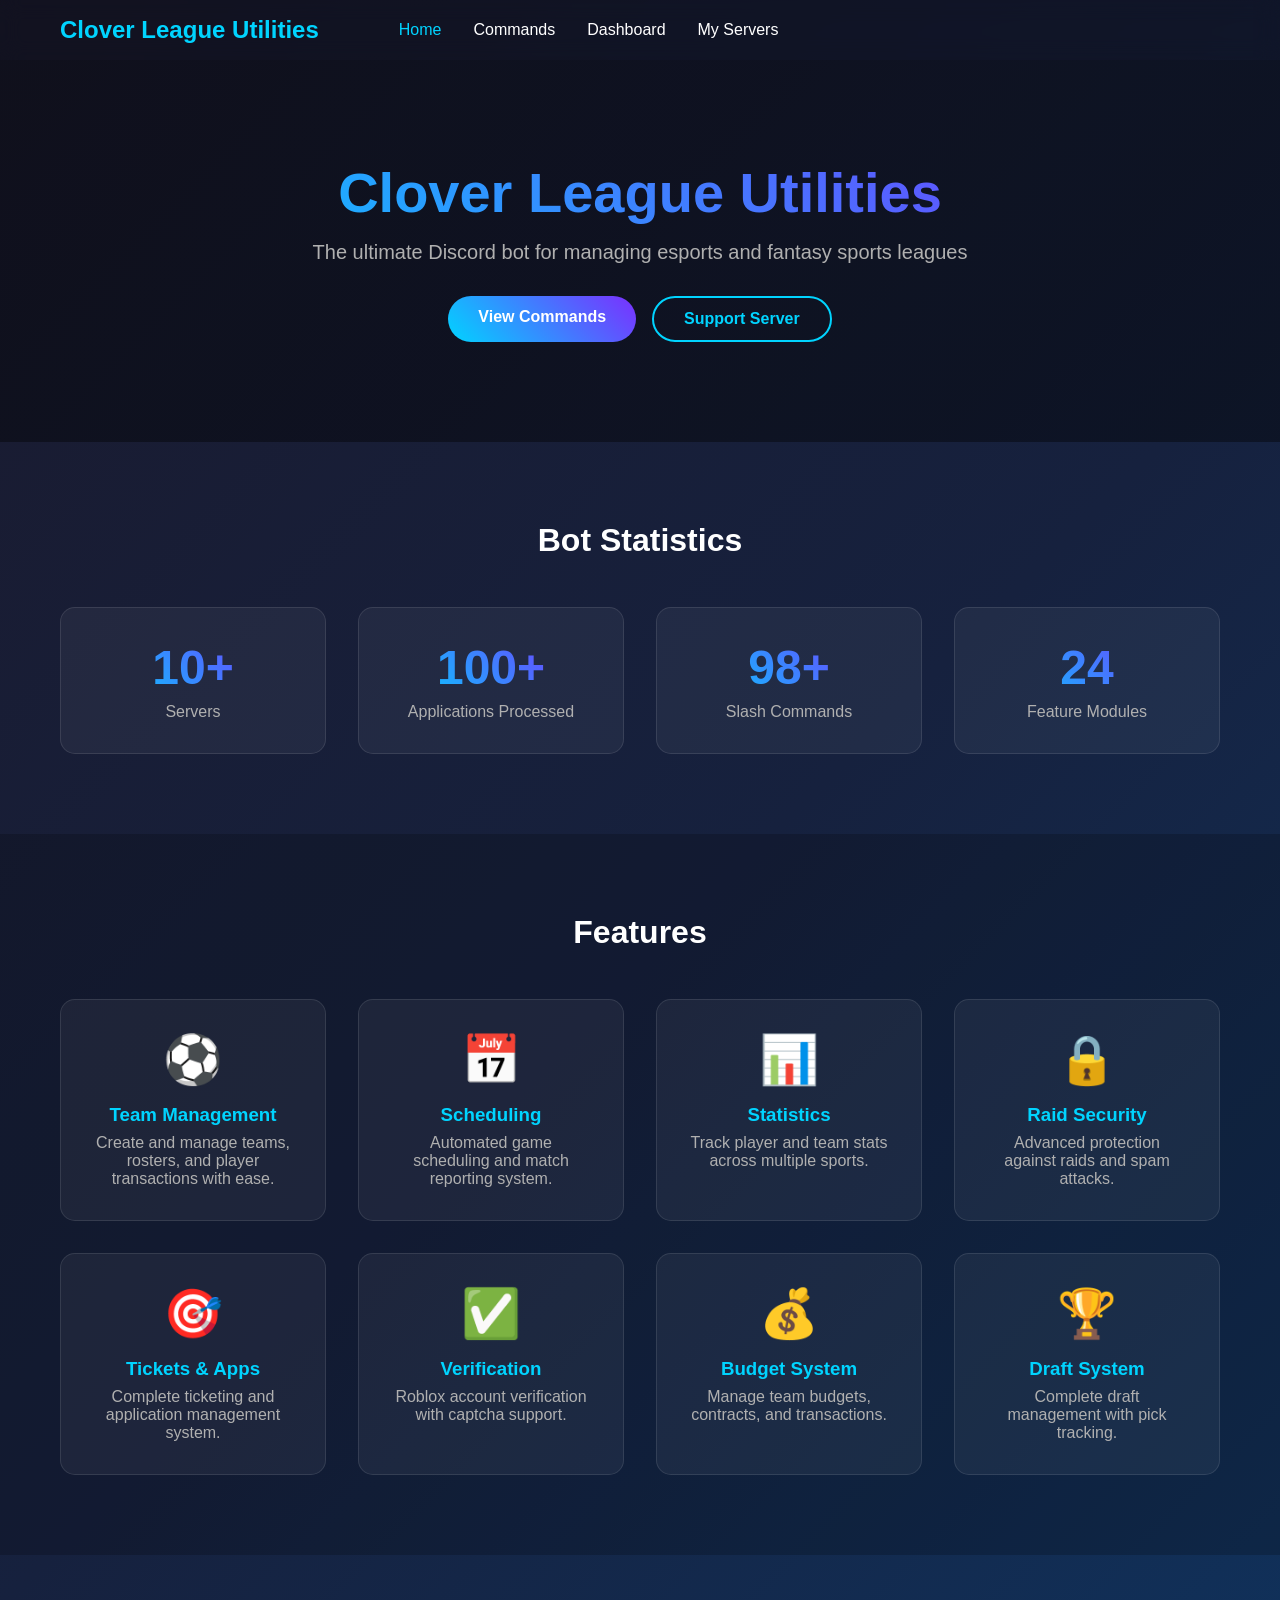
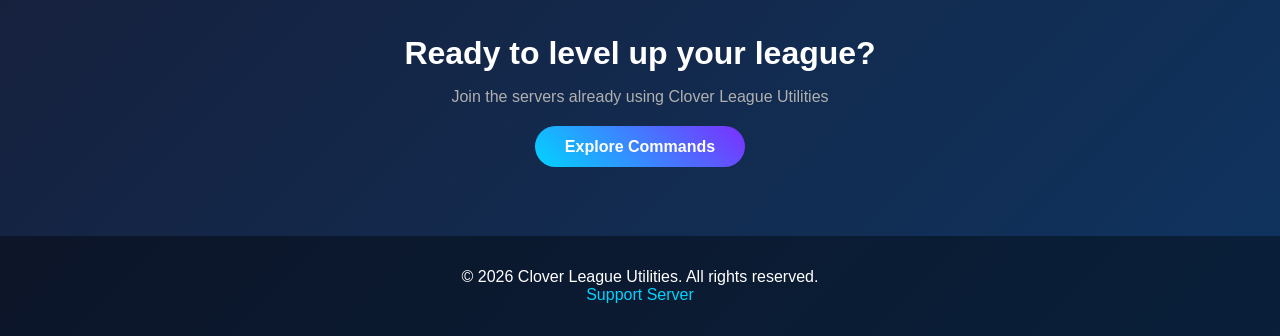
<file: index.html>
<!DOCTYPE html>
<html lang="en">
<head>
    <meta charset="UTF-8">
    <meta name="viewport" content="width=device-width, initial-scale=1.0">
    <title>Clover League Utilities</title>
    <link rel="stylesheet" href="static/css/style.css">
</head>
<body>
    <nav class="navbar">
        <div class="nav-container">
            <a href="index.html" class="nav-logo">Clover League Utilities</a>
            <div class="nav-links">
                <a href="index.html" class="active">Home</a>
                <a href="commands.html">Commands</a>
                <a href="dashboard.html">Dashboard</a>
                <a href="servers.html">My Servers</a>
            </div>
        </div>
    </nav>

    <header class="hero">
        <div class="hero-content">
            <h1>Clover League Utilities</h1>
            <p>The ultimate Discord bot for managing esports and fantasy sports leagues</p>
            <div class="hero-buttons">
                <a href="commands.html" class="btn btn-primary">View Commands</a>
                <a href="https://discord.gg/4p6hf8tY" class="btn btn-secondary" target="_blank">Support Server</a>
            </div>
        </div>
    </header>

    <section class="stats-section">
        <div class="container">
            <h2>Bot Statistics</h2>
            <div class="stats-grid">
                <div class="stat-card">
                    <div class="stat-number">10+</div>
                    <div class="stat-label">Servers</div>
                </div>
                <div class="stat-card">
                    <div class="stat-number">100+</div>
                    <div class="stat-label">Applications Processed</div>
                </div>
                <div class="stat-card">
                    <div class="stat-number">98+</div>
                    <div class="stat-label">Slash Commands</div>
                </div>
                <div class="stat-card">
                    <div class="stat-number">24</div>
                    <div class="stat-label">Feature Modules</div>
                </div>
            </div>
        </div>
    </section>

    <section class="features-section">
        <div class="container">
            <h2>Features</h2>
            <div class="features-grid">
                <div class="feature-card">
                    <div class="feature-icon">&#9917;</div>
                    <h3>Team Management</h3>
                    <p>Create and manage teams, rosters, and player transactions with ease.</p>
                </div>
                <div class="feature-card">
                    <div class="feature-icon">&#128197;</div>
                    <h3>Scheduling</h3>
                    <p>Automated game scheduling and match reporting system.</p>
                </div>
                <div class="feature-card">
                    <div class="feature-icon">&#128202;</div>
                    <h3>Statistics</h3>
                    <p>Track player and team stats across multiple sports.</p>
                </div>
                <div class="feature-card">
                    <div class="feature-icon">&#128274;</div>
                    <h3>Raid Security</h3>
                    <p>Advanced protection against raids and spam attacks.</p>
                </div>
                <div class="feature-card">
                    <div class="feature-icon">&#127919;</div>
                    <h3>Tickets & Apps</h3>
                    <p>Complete ticketing and application management system.</p>
                </div>
                <div class="feature-card">
                    <div class="feature-icon">&#9989;</div>
                    <h3>Verification</h3>
                    <p>Roblox account verification with captcha support.</p>
                </div>
                <div class="feature-card">
                    <div class="feature-icon">&#128176;</div>
                    <h3>Budget System</h3>
                    <p>Manage team budgets, contracts, and transactions.</p>
                </div>
                <div class="feature-card">
                    <div class="feature-icon">&#127942;</div>
                    <h3>Draft System</h3>
                    <p>Complete draft management with pick tracking.</p>
                </div>
            </div>
        </div>
    </section>

    <section class="cta-section">
        <div class="container">
            <h2>Ready to level up your league?</h2>
            <p>Join the servers already using Clover League Utilities</p>
            <a href="commands.html" class="btn btn-primary">Explore Commands</a>
        </div>
    </section>

    <footer class="footer">
        <div class="container">
            <p>&copy; 2026 Clover League Utilities. All rights reserved.</p>
            <p><a href="https://discord.gg/4p6hf8tY">Support Server</a></p>
        </div>
    </footer>
</body>
</html>
</file>
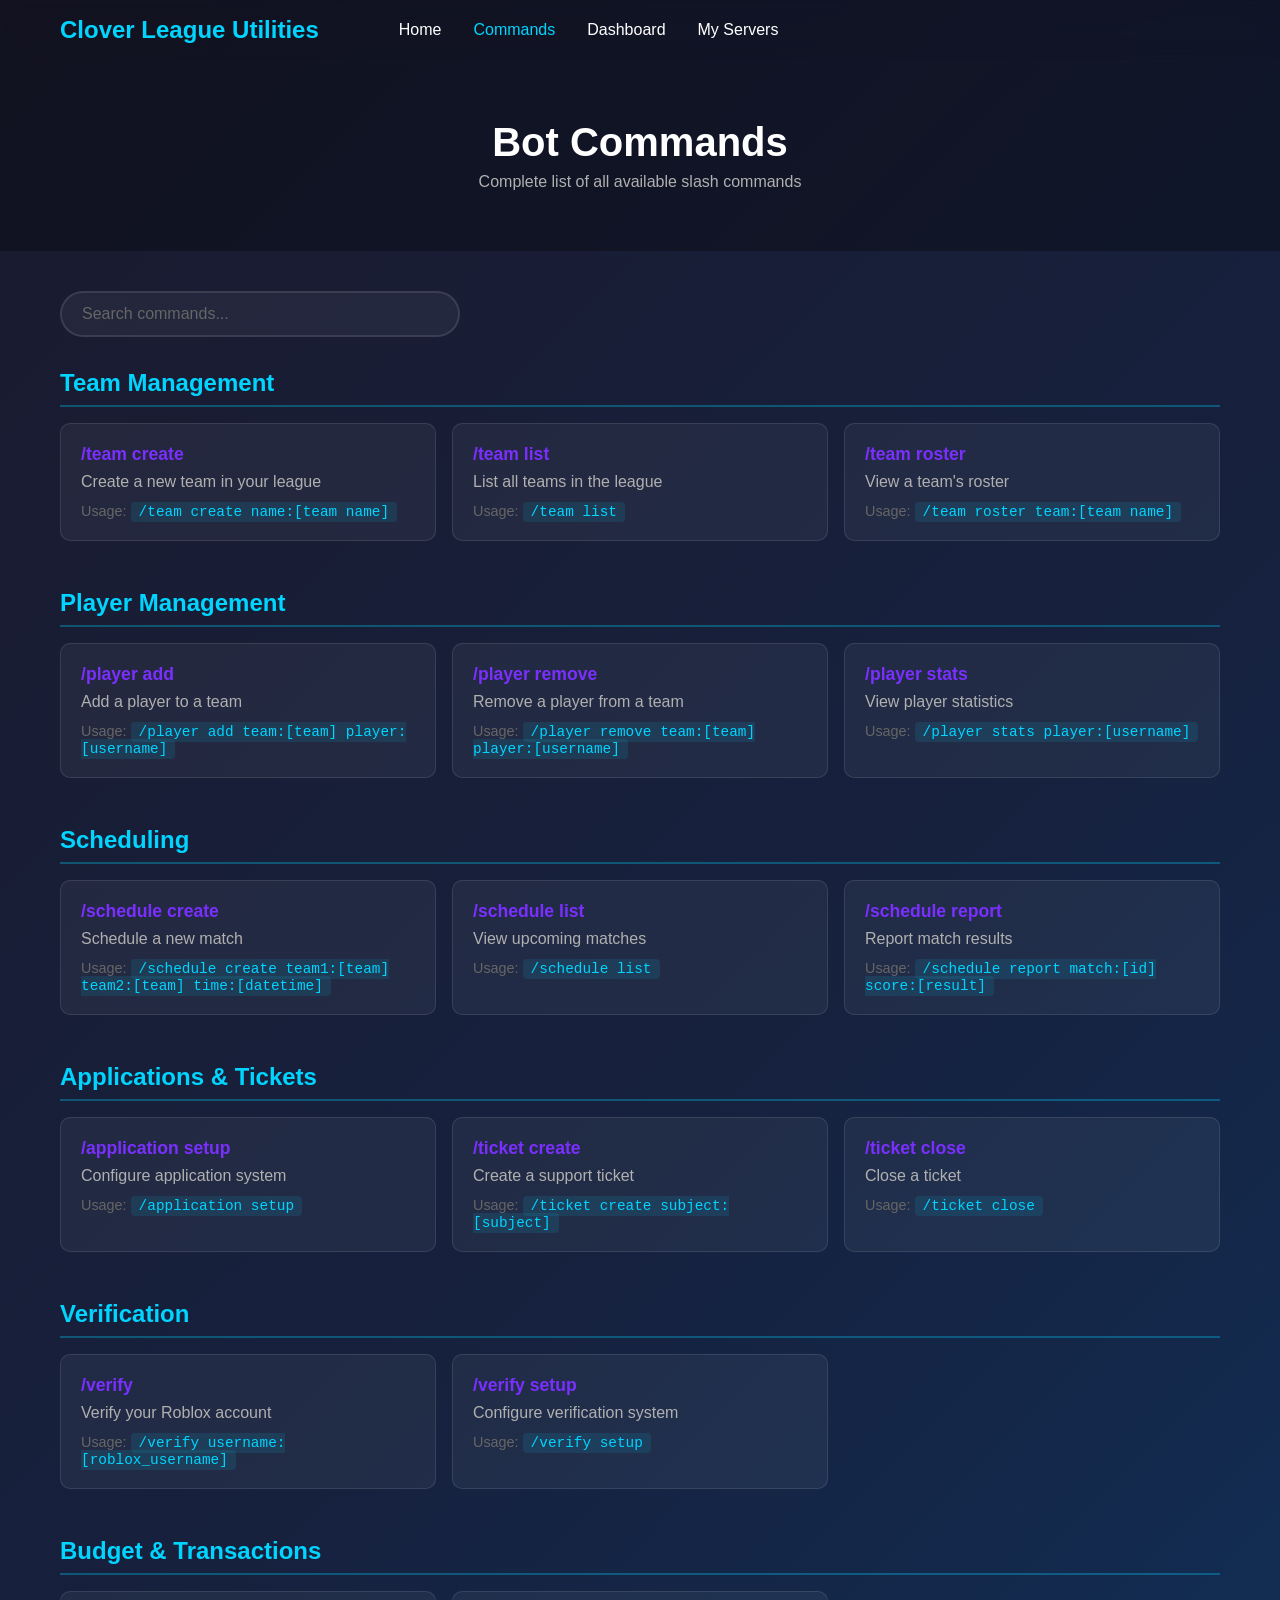
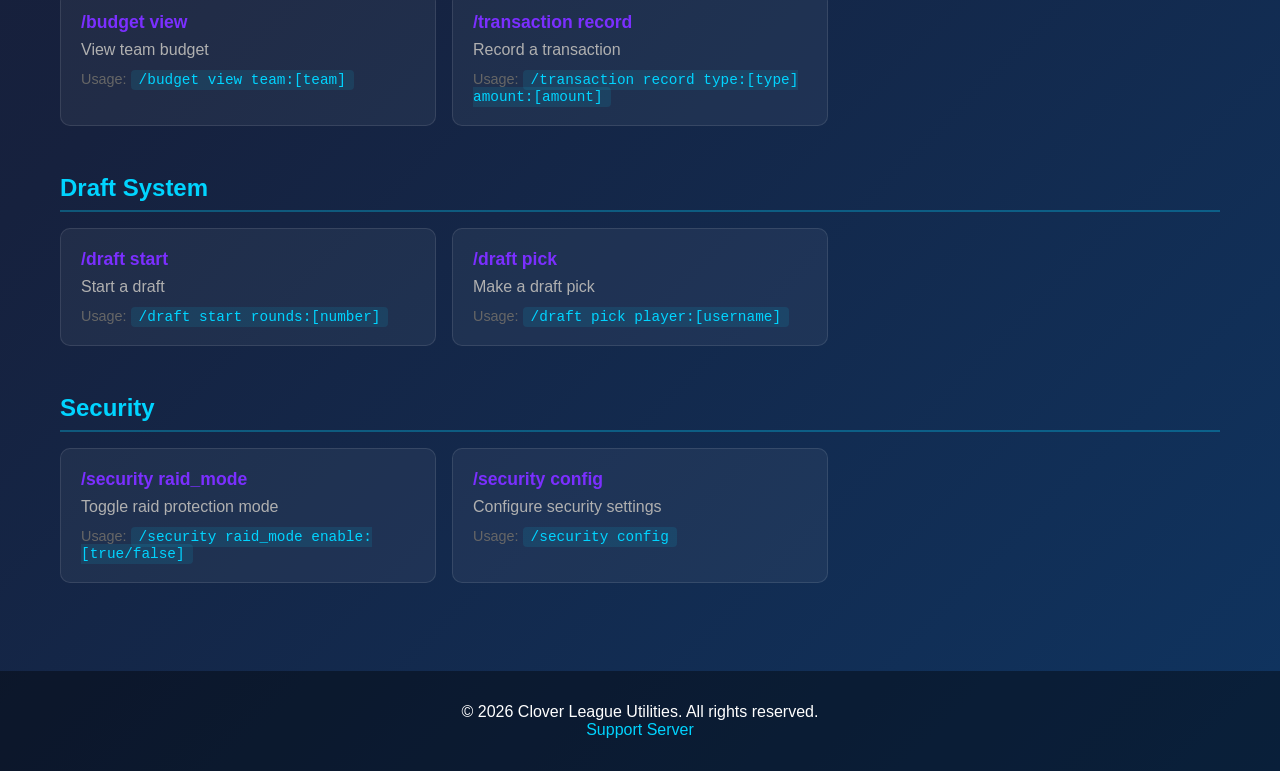
<file: commands.html>
<!DOCTYPE html>
<html lang="en">
<head>
    <meta charset="UTF-8">
    <meta name="viewport" content="width=device-width, initial-scale=1.0">
    <title>Commands - Clover League Utilities</title>
    <link rel="stylesheet" href="static/css/style.css">
</head>
<body>
    <nav class="navbar">
        <div class="nav-container">
            <a href="index.html" class="nav-logo">Clover League Utilities</a>
            <div class="nav-links">
                <a href="index.html">Home</a>
                <a href="commands.html" class="active">Commands</a>
                <a href="dashboard.html">Dashboard</a>
                <a href="servers.html">My Servers</a>
            </div>
        </div>
    </nav>

    <header class="page-header">
        <div class="container">
            <h1>Bot Commands</h1>
            <p>Complete list of all available slash commands</p>
        </div>
    </header>

    <section class="commands-section">
        <div class="container">
            <div class="search-box">
                <input type="text" id="commandSearch" placeholder="Search commands..." onkeyup="filterCommands()">
            </div>

            <div class="commands-container">
                <div class="command-category">
                    <h2 class="category-title">Team Management</h2>
                    <div class="command-list">
                        <div class="command-card">
                            <div class="command-name">/team create</div>
                            <div class="command-description">Create a new team in your league</div>
                            <div class="command-usage">
                                <span class="usage-label">Usage:</span>
                                <code>/team create name:[team name]</code>
                            </div>
                        </div>
                        <div class="command-card">
                            <div class="command-name">/team list</div>
                            <div class="command-description">List all teams in the league</div>
                            <div class="command-usage">
                                <span class="usage-label">Usage:</span>
                                <code>/team list</code>
                            </div>
                        </div>
                        <div class="command-card">
                            <div class="command-name">/team roster</div>
                            <div class="command-description">View a team's roster</div>
                            <div class="command-usage">
                                <span class="usage-label">Usage:</span>
                                <code>/team roster team:[team name]</code>
                            </div>
                        </div>
                    </div>
                </div>

                <div class="command-category">
                    <h2 class="category-title">Player Management</h2>
                    <div class="command-list">
                        <div class="command-card">
                            <div class="command-name">/player add</div>
                            <div class="command-description">Add a player to a team</div>
                            <div class="command-usage">
                                <span class="usage-label">Usage:</span>
                                <code>/player add team:[team] player:[username]</code>
                            </div>
                        </div>
                        <div class="command-card">
                            <div class="command-name">/player remove</div>
                            <div class="command-description">Remove a player from a team</div>
                            <div class="command-usage">
                                <span class="usage-label">Usage:</span>
                                <code>/player remove team:[team] player:[username]</code>
                            </div>
                        </div>
                        <div class="command-card">
                            <div class="command-name">/player stats</div>
                            <div class="command-description">View player statistics</div>
                            <div class="command-usage">
                                <span class="usage-label">Usage:</span>
                                <code>/player stats player:[username]</code>
                            </div>
                        </div>
                    </div>
                </div>

                <div class="command-category">
                    <h2 class="category-title">Scheduling</h2>
                    <div class="command-list">
                        <div class="command-card">
                            <div class="command-name">/schedule create</div>
                            <div class="command-description">Schedule a new match</div>
                            <div class="command-usage">
                                <span class="usage-label">Usage:</span>
                                <code>/schedule create team1:[team] team2:[team] time:[datetime]</code>
                            </div>
                        </div>
                        <div class="command-card">
                            <div class="command-name">/schedule list</div>
                            <div class="command-description">View upcoming matches</div>
                            <div class="command-usage">
                                <span class="usage-label">Usage:</span>
                                <code>/schedule list</code>
                            </div>
                        </div>
                        <div class="command-card">
                            <div class="command-name">/schedule report</div>
                            <div class="command-description">Report match results</div>
                            <div class="command-usage">
                                <span class="usage-label">Usage:</span>
                                <code>/schedule report match:[id] score:[result]</code>
                            </div>
                        </div>
                    </div>
                </div>

                <div class="command-category">
                    <h2 class="category-title">Applications & Tickets</h2>
                    <div class="command-list">
                        <div class="command-card">
                            <div class="command-name">/application setup</div>
                            <div class="command-description">Configure application system</div>
                            <div class="command-usage">
                                <span class="usage-label">Usage:</span>
                                <code>/application setup</code>
                            </div>
                        </div>
                        <div class="command-card">
                            <div class="command-name">/ticket create</div>
                            <div class="command-description">Create a support ticket</div>
                            <div class="command-usage">
                                <span class="usage-label">Usage:</span>
                                <code>/ticket create subject:[subject]</code>
                            </div>
                        </div>
                        <div class="command-card">
                            <div class="command-name">/ticket close</div>
                            <div class="command-description">Close a ticket</div>
                            <div class="command-usage">
                                <span class="usage-label">Usage:</span>
                                <code>/ticket close</code>
                            </div>
                        </div>
                    </div>
                </div>

                <div class="command-category">
                    <h2 class="category-title">Verification</h2>
                    <div class="command-list">
                        <div class="command-card">
                            <div class="command-name">/verify</div>
                            <div class="command-description">Verify your Roblox account</div>
                            <div class="command-usage">
                                <span class="usage-label">Usage:</span>
                                <code>/verify username:[roblox_username]</code>
                            </div>
                        </div>
                        <div class="command-card">
                            <div class="command-name">/verify setup</div>
                            <div class="command-description">Configure verification system</div>
                            <div class="command-usage">
                                <span class="usage-label">Usage:</span>
                                <code>/verify setup</code>
                            </div>
                        </div>
                    </div>
                </div>

                <div class="command-category">
                    <h2 class="category-title">Budget & Transactions</h2>
                    <div class="command-list">
                        <div class="command-card">
                            <div class="command-name">/budget view</div>
                            <div class="command-description">View team budget</div>
                            <div class="command-usage">
                                <span class="usage-label">Usage:</span>
                                <code>/budget view team:[team]</code>
                            </div>
                        </div>
                        <div class="command-card">
                            <div class="command-name">/transaction record</div>
                            <div class="command-description">Record a transaction</div>
                            <div class="command-usage">
                                <span class="usage-label">Usage:</span>
                                <code>/transaction record type:[type] amount:[amount]</code>
                            </div>
                        </div>
                    </div>
                </div>

                <div class="command-category">
                    <h2 class="category-title">Draft System</h2>
                    <div class="command-list">
                        <div class="command-card">
                            <div class="command-name">/draft start</div>
                            <div class="command-description">Start a draft</div>
                            <div class="command-usage">
                                <span class="usage-label">Usage:</span>
                                <code>/draft start rounds:[number]</code>
                            </div>
                        </div>
                        <div class="command-card">
                            <div class="command-name">/draft pick</div>
                            <div class="command-description">Make a draft pick</div>
                            <div class="command-usage">
                                <span class="usage-label">Usage:</span>
                                <code>/draft pick player:[username]</code>
                            </div>
                        </div>
                    </div>
                </div>

                <div class="command-category">
                    <h2 class="category-title">Security</h2>
                    <div class="command-list">
                        <div class="command-card">
                            <div class="command-name">/security raid_mode</div>
                            <div class="command-description">Toggle raid protection mode</div>
                            <div class="command-usage">
                                <span class="usage-label">Usage:</span>
                                <code>/security raid_mode enable:[true/false]</code>
                            </div>
                        </div>
                        <div class="command-card">
                            <div class="command-name">/security config</div>
                            <div class="command-description">Configure security settings</div>
                            <div class="command-usage">
                                <span class="usage-label">Usage:</span>
                                <code>/security config</code>
                            </div>
                        </div>
                    </div>
                </div>
            </div>
        </div>
    </section>

    <footer class="footer">
        <div class="container">
            <p>&copy; 2026 Clover League Utilities. All rights reserved.</p>
            <p><a href="https://discord.gg/4p6hf8tY">Support Server</a></p>
        </div>
    </footer>

    <script>
        function filterCommands() {
            const searchTerm = document.getElementById('commandSearch').value.toLowerCase();
            const commandCards = document.querySelectorAll('.command-card');
            const categories = document.querySelectorAll('.command-category');

            commandCards.forEach(card => {
                const name = card.querySelector('.command-name').textContent.toLowerCase();
                const description = card.querySelector('.command-description').textContent.toLowerCase();

                if (name.includes(searchTerm) || description.includes(searchTerm)) {
                    card.style.display = 'block';
                } else {
                    card.style.display = 'none';
                }
            });

            categories.forEach(category => {
                const visibleCards = category.querySelectorAll('.command-card[style="display: block"], .command-card:not([style*="display"])');
                let hasVisible = false;
                category.querySelectorAll('.command-card').forEach(card => {
                    if (card.style.display !== 'none') hasVisible = true;
                });
                category.style.display = hasVisible ? 'block' : 'none';
            });
        }
    </script>
</body>
</html>
</file>
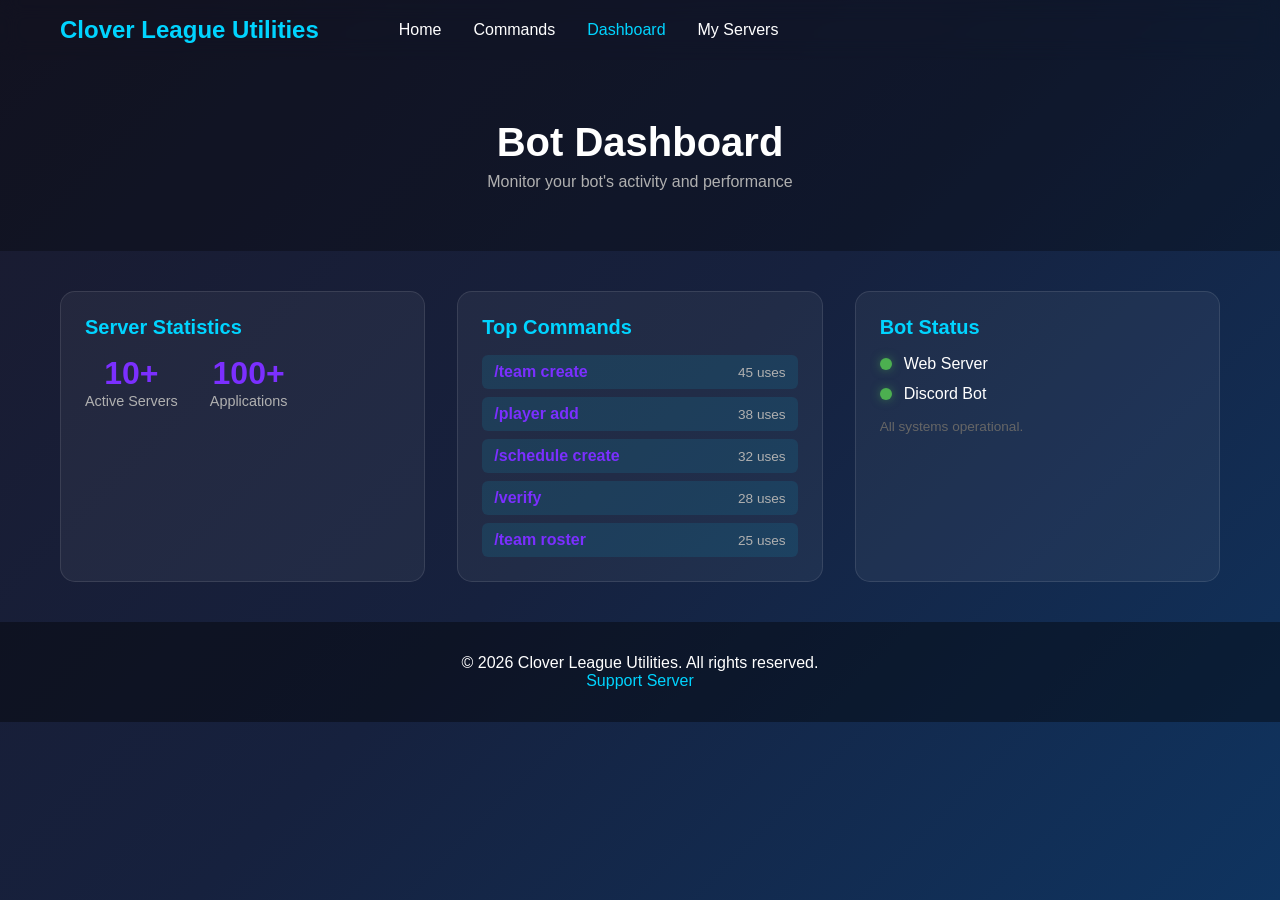
<file: dashboard.html>
<!DOCTYPE html>
<html lang="en">
<head>
    <meta charset="UTF-8">
    <meta name="viewport" content="width=device-width, initial-scale=1.0">
    <title>Dashboard - Clover League Utilities</title>
    <link rel="stylesheet" href="static/css/style.css">
</head>
<body>
    <nav class="navbar">
        <div class="nav-container">
            <a href="index.html" class="nav-logo">Clover League Utilities</a>
            <div class="nav-links">
                <a href="index.html">Home</a>
                <a href="commands.html">Commands</a>
                <a href="dashboard.html" class="active">Dashboard</a>
                <a href="servers.html">My Servers</a>
            </div>
        </div>
    </nav>

    <header class="page-header">
        <div class="container">
            <h1>Bot Dashboard</h1>
            <p>Monitor your bot's activity and performance</p>
        </div>
    </header>

    <section class="dashboard-section">
        <div class="container">
            <div class="dashboard-grid">
                <div class="dashboard-card">
                    <h3>Server Statistics</h3>
                    <div class="dashboard-stats">
                        <div class="dashboard-stat">
                            <span class="stat-value">10+</span>
                            <span class="stat-name">Active Servers</span>
                        </div>
                        <div class="dashboard-stat">
                            <span class="stat-value">100+</span>
                            <span class="stat-name">Applications</span>
                        </div>
                    </div>
                </div>

                <div class="dashboard-card">
                    <h3>Top Commands</h3>
                    <div class="top-commands-list">
                        <div class="top-command-item">
                            <span class="cmd-name">/team create</span>
                            <span class="cmd-count">45 uses</span>
                        </div>
                        <div class="top-command-item">
                            <span class="cmd-name">/player add</span>
                            <span class="cmd-count">38 uses</span>
                        </div>
                        <div class="top-command-item">
                            <span class="cmd-name">/schedule create</span>
                            <span class="cmd-count">32 uses</span>
                        </div>
                        <div class="top-command-item">
                            <span class="cmd-name">/verify</span>
                            <span class="cmd-count">28 uses</span>
                        </div>
                        <div class="top-command-item">
                            <span class="cmd-name">/team roster</span>
                            <span class="cmd-count">25 uses</span>
                        </div>
                    </div>
                </div>

                <div class="dashboard-card">
                    <h3>Bot Status</h3>
                    <div class="status-info">
                        <div class="status-item">
                            <span class="status-indicator online"></span>
                            <span>Web Server</span>
                        </div>
                        <div class="status-item">
                            <span class="status-indicator online"></span>
                            <span>Discord Bot</span>
                        </div>
                    </div>
                    <p class="status-note">All systems operational.</p>
                </div>
            </div>
        </div>
    </section>

    <footer class="footer">
        <div class="container">
            <p>&copy; 2026 Clover League Utilities. All rights reserved.</p>
            <p><a href="https://discord.gg/4p6hf8tY">Support Server</a></p>
        </div>
    </footer>
</body>
</html>
</file>
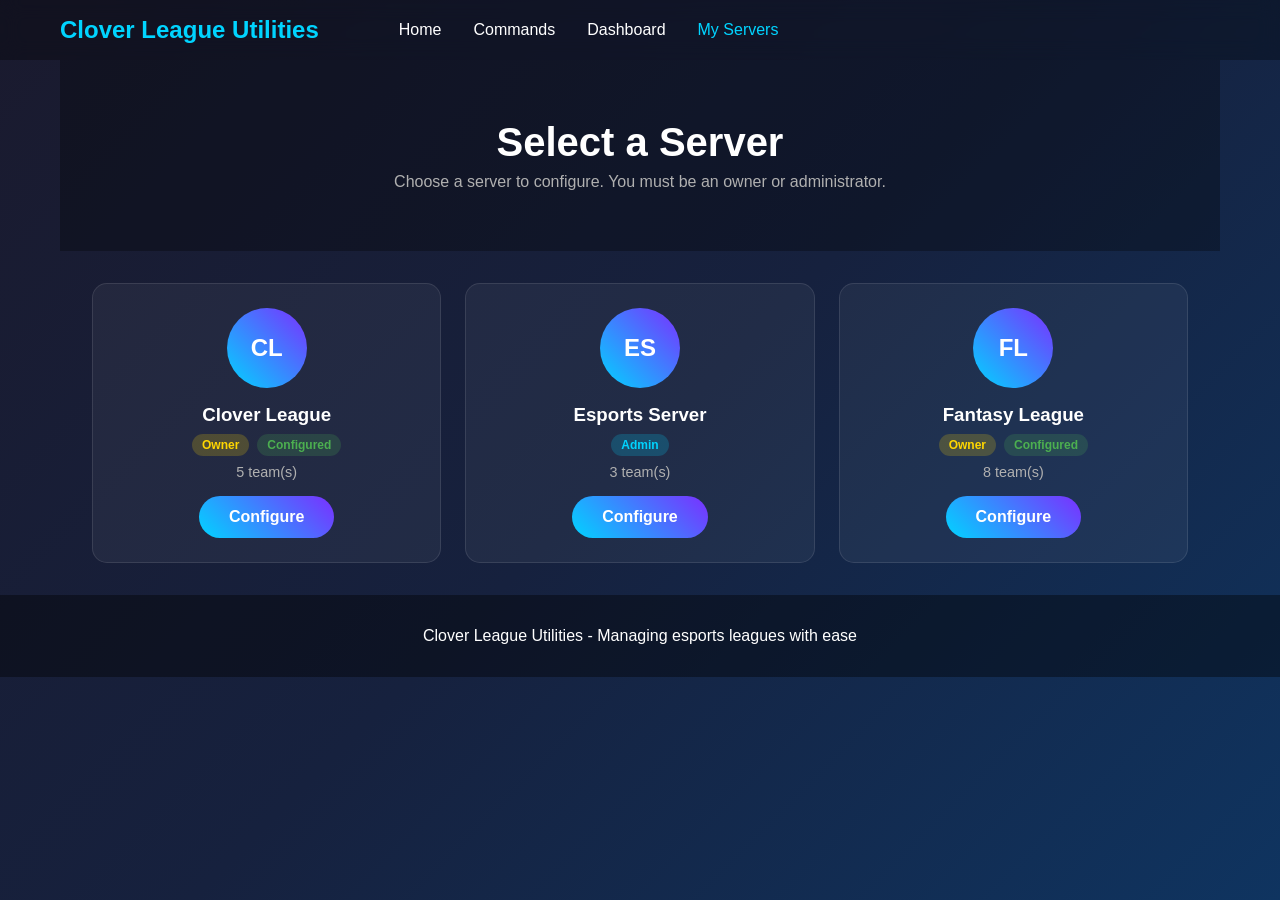
<file: servers.html>
<!DOCTYPE html>
<html lang="en">
<head>
    <meta charset="UTF-8">
    <meta name="viewport" content="width=device-width, initial-scale=1.0">
    <title>Select Server - Clover League Utilities</title>
    <link rel="stylesheet" href="static/css/style.css">
</head>
<body>
    <nav class="navbar">
        <div class="nav-container">
            <a href="index.html" class="nav-logo">Clover League Utilities</a>
            <div class="nav-links">
                <a href="index.html">Home</a>
                <a href="commands.html">Commands</a>
                <a href="dashboard.html">Dashboard</a>
                <a href="servers.html" class="active">My Servers</a>
            </div>
        </div>
    </nav>

    <main class="container">
        <div class="page-header">
            <h1>Select a Server</h1>
            <p class="subtitle">Choose a server to configure. You must be an owner or administrator.</p>
        </div>

        <div class="servers-grid">
            <div class="server-card">
                <div class="server-icon">
                    <div class="server-icon-placeholder">CL</div>
                </div>
                <div class="server-info">
                    <h3>Clover League</h3>
                    <div class="server-meta">
                        <span class="badge badge-owner">Owner</span>
                        <span class="badge badge-configured">Configured</span>
                    </div>
                    <p class="teams-count">5 team(s)</p>
                </div>
                <a href="#" class="btn btn-primary">Configure</a>
            </div>

            <div class="server-card">
                <div class="server-icon">
                    <div class="server-icon-placeholder">ES</div>
                </div>
                <div class="server-info">
                    <h3>Esports Server</h3>
                    <div class="server-meta">
                        <span class="badge badge-admin">Admin</span>
                    </div>
                    <p class="teams-count">3 team(s)</p>
                </div>
                <a href="#" class="btn btn-primary">Configure</a>
            </div>

            <div class="server-card">
                <div class="server-icon">
                    <div class="server-icon-placeholder">FL</div>
                </div>
                <div class="server-info">
                    <h3>Fantasy League</h3>
                    <div class="server-meta">
                        <span class="badge badge-owner">Owner</span>
                        <span class="badge badge-configured">Configured</span>
                    </div>
                    <p class="teams-count">8 team(s)</p>
                </div>
                <a href="#" class="btn btn-primary">Configure</a>
            </div>
        </div>
    </main>

    <footer class="footer">
        <p>Clover League Utilities - Managing esports leagues with ease</p>
    </footer>
</body>
</html>
</file>
<file: static/css/style.css>
* {
    margin: 0;
    padding: 0;
    box-sizing: border-box;
}

body {
    font-family: -apple-system, BlinkMacSystemFont, 'Segoe UI', Roboto, Oxygen, Ubuntu, sans-serif;
    background: linear-gradient(135deg, #1a1a2e 0%, #16213e 50%, #0f3460 100%);
    min-height: 100vh;
    color: #fff;
}

.container {
    max-width: 1200px;
    margin: 0 auto;
    padding: 0 20px;
}

.navbar {
    background: rgba(0, 0, 0, 0.3);
    backdrop-filter: blur(10px);
    padding: 1rem 0;
    position: sticky;
    top: 0;
    z-index: 100;
}

.nav-container {
    max-width: 1200px;
    margin: 0 auto;
    padding: 0 20px;
    display: flex;
    align-items: center;
    gap: 2rem;
}

.nav-logo {
    font-size: 1.5rem;
    font-weight: bold;
    color: #00d4ff;
    text-decoration: none;
    flex-shrink: 0;
    margin-right: 3rem;
    white-space: nowrap;
}

.nav-links {
    display: flex;
    list-style: none;
    gap: 2rem;
    flex-wrap: wrap;
    align-items: center;
}

.nav-links a {
    color: #fff;
    text-decoration: none;
    transition: color 0.3s;
}

.nav-links a:hover,
.nav-links a.active {
    color: #00d4ff;
}

.hero {
    padding: 100px 20px;
    text-align: center;
    background: linear-gradient(rgba(0, 0, 0, 0.4), rgba(0, 0, 0, 0.4));
}

.hero-content h1 {
    font-size: 3.5rem;
    margin-bottom: 1rem;
    background: linear-gradient(45deg, #00d4ff, #7b2fff);
    -webkit-background-clip: text;
    -webkit-text-fill-color: transparent;
    background-clip: text;
}

.hero-content p {
    font-size: 1.25rem;
    color: #b0b0b0;
    margin-bottom: 2rem;
}

.hero-buttons {
    display: flex;
    gap: 1rem;
    justify-content: center;
    flex-wrap: wrap;
}

.btn {
    padding: 12px 30px;
    border-radius: 25px;
    font-size: 1rem;
    font-weight: 600;
    text-decoration: none;
    transition: all 0.3s;
    cursor: pointer;
    border: none;
}

.btn-primary {
    background: linear-gradient(45deg, #00d4ff, #7b2fff);
    color: #fff;
}

.btn-primary:hover {
    transform: translateY(-2px);
    box-shadow: 0 10px 30px rgba(0, 212, 255, 0.3);
}

.btn-secondary {
    background: transparent;
    border: 2px solid #00d4ff;
    color: #00d4ff;
}

.btn-secondary:hover {
    background: #00d4ff;
    color: #1a1a2e;
}

.stats-section {
    padding: 80px 0;
}

.stats-section h2,
.features-section h2 {
    text-align: center;
    font-size: 2rem;
    margin-bottom: 3rem;
}

.stats-grid {
    display: grid;
    grid-template-columns: repeat(auto-fit, minmax(200px, 1fr));
    gap: 2rem;
}

.stat-card {
    background: rgba(255, 255, 255, 0.05);
    border-radius: 15px;
    padding: 2rem;
    text-align: center;
    border: 1px solid rgba(255, 255, 255, 0.1);
    transition: transform 0.3s;
}

.stat-card:hover {
    transform: translateY(-5px);
}

.stat-number {
    font-size: 3rem;
    font-weight: bold;
    background: linear-gradient(45deg, #00d4ff, #7b2fff);
    -webkit-background-clip: text;
    -webkit-text-fill-color: transparent;
    background-clip: text;
}

.stat-label {
    color: #b0b0b0;
    margin-top: 0.5rem;
}

.features-section {
    padding: 80px 0;
    background: rgba(0, 0, 0, 0.2);
}

.features-grid {
    display: grid;
    grid-template-columns: repeat(auto-fit, minmax(250px, 1fr));
    gap: 2rem;
}

.feature-card {
    background: rgba(255, 255, 255, 0.05);
    border-radius: 15px;
    padding: 2rem;
    text-align: center;
    border: 1px solid rgba(255, 255, 255, 0.1);
    transition: transform 0.3s, border-color 0.3s;
}

.feature-card:hover {
    transform: translateY(-5px);
    border-color: #00d4ff;
}

.feature-icon {
    font-size: 3rem;
    margin-bottom: 1rem;
}

.feature-card h3 {
    margin-bottom: 0.5rem;
    color: #00d4ff;
}

.feature-card p {
    color: #b0b0b0;
}

.cta-section {
    padding: 80px 20px;
    text-align: center;
}

.cta-section h2 {
    font-size: 2rem;
    margin-bottom: 1rem;
}

.cta-section p {
    color: #b0b0b0;
    margin-bottom: 2rem;
}

.footer {
    background: rgba(0, 0, 0, 0.4);
    padding: 2rem;
    text-align: center;
}

.footer a {
    color: #00d4ff;
    text-decoration: none;
}

.page-header {
    padding: 60px 20px;
    text-align: center;
    background: rgba(0, 0, 0, 0.3);
}

.page-header.flex {
    display: flex;
    justify-content: space-between;
    align-items: center;
    text-align: left;
}

.page-header h1 {
    font-size: 2.5rem;
    margin-bottom: 0.5rem;
}

.page-header p {
    color: #b0b0b0;
}

.commands-section {
    padding: 40px 0;
}

.search-box {
    margin-bottom: 2rem;
}

.search-box input {
    width: 100%;
    max-width: 400px;
    padding: 12px 20px;
    border-radius: 25px;
    border: 2px solid rgba(255, 255, 255, 0.1);
    background: rgba(255, 255, 255, 0.05);
    color: #fff;
    font-size: 1rem;
    outline: none;
    transition: border-color 0.3s;
}

.search-box input:focus {
    border-color: #00d4ff;
}

.search-box input::placeholder {
    color: #666;
}

.command-category {
    margin-bottom: 3rem;
}

.category-title {
    font-size: 1.5rem;
    color: #00d4ff;
    margin-bottom: 1rem;
    padding-bottom: 0.5rem;
    border-bottom: 2px solid rgba(0, 212, 255, 0.3);
}

.command-list {
    display: grid;
    grid-template-columns: repeat(auto-fill, minmax(350px, 1fr));
    gap: 1rem;
}

.command-card {
    background: rgba(255, 255, 255, 0.05);
    border-radius: 10px;
    padding: 1.25rem;
    border: 1px solid rgba(255, 255, 255, 0.1);
    transition: border-color 0.3s;
}

.command-card:hover {
    border-color: #00d4ff;
}

.command-name {
    font-weight: bold;
    color: #7b2fff;
    font-size: 1.1rem;
    margin-bottom: 0.5rem;
}

.command-description {
    color: #b0b0b0;
    margin-bottom: 0.75rem;
}

.command-usage {
    font-size: 0.9rem;
}

.usage-label {
    color: #666;
}

.command-usage code {
    background: rgba(0, 212, 255, 0.1);
    padding: 2px 8px;
    border-radius: 4px;
    color: #00d4ff;
    font-family: 'Courier New', monospace;
}

.dashboard-section {
    padding: 40px 0;
}

.dashboard-grid {
    display: grid;
    grid-template-columns: repeat(auto-fit, minmax(300px, 1fr));
    gap: 2rem;
}

.dashboard-card {
    background: rgba(255, 255, 255, 0.05);
    border-radius: 15px;
    padding: 1.5rem;
    border: 1px solid rgba(255, 255, 255, 0.1);
}

.dashboard-card.wide {
    grid-column: span 2;
}

@media (max-width: 768px) {
    .dashboard-card.wide {
        grid-column: span 1;
    }
}

.dashboard-card h3 {
    color: #00d4ff;
    margin-bottom: 1rem;
    font-size: 1.25rem;
}

.dashboard-stats {
    display: flex;
    gap: 2rem;
    flex-wrap: wrap;
}

.dashboard-stat {
    text-align: center;
}

.stat-value {
    display: block;
    font-size: 2rem;
    font-weight: bold;
    color: #7b2fff;
}

.stat-name {
    color: #b0b0b0;
    font-size: 0.9rem;
}

.error-list {
    max-height: 400px;
    overflow-y: auto;
}

.error-item {
    background: rgba(255, 0, 0, 0.1);
    border-radius: 8px;
    padding: 1rem;
    margin-bottom: 0.75rem;
    border-left: 3px solid #ff4757;
}

.error-header {
    display: flex;
    justify-content: space-between;
    margin-bottom: 0.5rem;
}

.error-command {
    color: #ff4757;
    font-weight: bold;
}

.error-time {
    color: #666;
    font-size: 0.85rem;
}

.error-message {
    color: #b0b0b0;
    font-size: 0.9rem;
    margin-bottom: 0.5rem;
}

.error-meta {
    display: flex;
    gap: 1rem;
    font-size: 0.8rem;
    color: #666;
}

.no-errors {
    color: #4CAF50;
    text-align: center;
    padding: 2rem;
}

.api-list {
    display: flex;
    flex-direction: column;
    gap: 0.75rem;
}

.api-item {
    display: flex;
    flex-direction: column;
    gap: 0.25rem;
}

.api-item code {
    background: rgba(0, 212, 255, 0.1);
    padding: 4px 10px;
    border-radius: 4px;
    color: #00d4ff;
    font-family: 'Courier New', monospace;
    font-size: 0.85rem;
}

.api-item span {
    color: #b0b0b0;
    font-size: 0.85rem;
}

.status-info {
    display: flex;
    flex-direction: column;
    gap: 0.75rem;
}

.status-item {
    display: flex;
    align-items: center;
    gap: 0.75rem;
}

.status-indicator {
    width: 12px;
    height: 12px;
    border-radius: 50%;
    background: #666;
}

.status-indicator.online {
    background: #4CAF50;
    box-shadow: 0 0 10px rgba(76, 175, 80, 0.5);
}

.status-indicator.offline {
    background: #ff4757;
}

.status-note {
    color: #666;
    font-size: 0.85rem;
    margin-top: 1rem;
}

.top-commands-list {
    display: flex;
    flex-direction: column;
    gap: 0.5rem;
}

.top-command-item {
    display: flex;
    justify-content: space-between;
    align-items: center;
    padding: 0.5rem 0.75rem;
    background: rgba(0, 212, 255, 0.1);
    border-radius: 6px;
}

.cmd-name {
    color: #7b2fff;
    font-weight: 600;
}

.cmd-count {
    color: #b0b0b0;
    font-size: 0.85rem;
}

.no-data {
    color: #666;
    text-align: center;
    padding: 1rem;
}

/* User Info & Auth Styles */

.nav-container .user-info {
    display: flex;
    align-items: center;
    gap: 0.75rem;
    margin-left: auto;
    flex-shrink: 0;
}

.user-avatar {
    width: 32px;
    height: 32px;
    border-radius: 50%;
}

.logout-btn {
    padding: 6px 12px;
    background: rgba(255, 71, 87, 0.2);
    border-radius: 4px;
    color: #ff4757;
    font-size: 0.85rem;
    text-decoration: none;
    transition: background 0.3s;
}

.logout-btn:hover {
    background: rgba(255, 71, 87, 0.4);
}

/* Server Selection Page */
.servers-grid {
    display: grid;
    grid-template-columns: repeat(auto-fill, minmax(300px, 1fr));
    gap: 1.5rem;
    padding: 2rem;
}

.server-card {
    background: rgba(255, 255, 255, 0.05);
    border-radius: 15px;
    padding: 1.5rem;
    border: 1px solid rgba(255, 255, 255, 0.1);
    display: flex;
    flex-direction: column;
    align-items: center;
    gap: 1rem;
    transition: transform 0.3s, border-color 0.3s;
}

.server-card:hover {
    transform: translateY(-5px);
    border-color: #00d4ff;
}

.server-icon img {
    width: 80px;
    height: 80px;
    border-radius: 50%;
}

.server-icon-placeholder {
    width: 80px;
    height: 80px;
    border-radius: 50%;
    background: linear-gradient(45deg, #00d4ff, #7b2fff);
    display: flex;
    align-items: center;
    justify-content: center;
    font-size: 1.5rem;
    font-weight: bold;
}

.server-icon-placeholder.large {
    width: 60px;
    height: 60px;
}

.server-info {
    text-align: center;
}

.server-info h3 {
    margin-bottom: 0.5rem;
}

.server-meta {
    display: flex;
    gap: 0.5rem;
    justify-content: center;
    flex-wrap: wrap;
}

.badge {
    padding: 4px 10px;
    border-radius: 12px;
    font-size: 0.75rem;
    font-weight: 600;
}

.badge-owner {
    background: rgba(255, 215, 0, 0.2);
    color: #ffd700;
}

.badge-admin {
    background: rgba(0, 212, 255, 0.2);
    color: #00d4ff;
}

.badge-configured {
    background: rgba(76, 175, 80, 0.2);
    color: #4CAF50;
}

.teams-count {
    color: #b0b0b0;
    font-size: 0.9rem;
    margin-top: 0.5rem;
}

.no-servers {
    grid-column: 1 / -1;
    text-align: center;
    padding: 3rem;
    color: #b0b0b0;
}

/* Configuration Page */
.configure-page {
    padding: 2rem;
}

.server-header {
    display: flex;
    align-items: center;
    gap: 1.5rem;
}

.server-header-icon {
    width: 60px;
    height: 60px;
    border-radius: 50%;
}



.config-layout {
    display: grid;
    grid-template-columns: 250px 1fr;
    gap: 2rem;
    margin-top: 2rem;
}

.config-sidebar {
    background: rgba(255, 255, 255, 0.05);
    border-radius: 15px;
    padding: 1.5rem;
    border: 1px solid rgba(255, 255, 255, 0.1);
    height: fit-content;
    position: sticky;
    top: 100px;
}

.config-sidebar h3 {
    color: #00d4ff;
    margin-bottom: 1rem;
    font-size: 1rem;
}

.config-nav {
    display: flex;
    flex-direction: column;
    gap: 0.5rem;
}

.config-nav-item {
    background: transparent;
    border: none;
    padding: 0.75rem 1rem;
    text-align: left;
    color: #b0b0b0;
    cursor: pointer;
    border-radius: 8px;
    transition: all 0.3s;
    font-size: 0.9rem;
}

.config-nav-item:hover {
    background: rgba(255, 255, 255, 0.05);
    color: #fff;
}

.config-nav-item.active {
    background: rgba(0, 212, 255, 0.2);
    color: #00d4ff;
}

.config-content {
    background: rgba(255, 255, 255, 0.05);
    border-radius: 15px;
    padding: 2rem;
    border: 1px solid rgba(255, 255, 255, 0.1);
}

.config-page {
    display: none;
}

.config-page.active {
    display: block;
}

.config-page-header {
    margin-bottom: 2rem;
    padding-bottom: 1rem;
    border-bottom: 1px solid rgba(255, 255, 255, 0.1);
}

.config-page-header h2 {
    color: #00d4ff;
    margin-bottom: 0.5rem;
}

.config-page-header p {
    color: #b0b0b0;
}

.config-form {
    display: grid;
    gap: 1.5rem;
}

.form-group {
    display: flex;
    flex-direction: column;
    gap: 0.5rem;
}

.form-group label {
    font-weight: 600;
    color: #fff;
}

.form-control {
    padding: 12px 16px;
    border-radius: 8px;
    border: 2px solid rgba(255, 255, 255, 0.1);
    background: rgba(0, 0, 0, 0.3);
    color: #fff;
    font-size: 1rem;
    transition: border-color 0.3s;
}

.form-control:focus {
    outline: none;
    border-color: #00d4ff;
}

.form-control::placeholder {
    color: #666;
}

.form-hint {
    color: #666;
    font-size: 0.85rem;
}

.toggle-group {
    display: flex;
    gap: 1rem;
}

.toggle-option {
    display: flex;
    align-items: center;
    gap: 0.5rem;
    cursor: pointer;
}

.toggle-option input[type="radio"] {
    accent-color: #00d4ff;
}

.config-actions {
    margin-top: 2rem;
    padding-top: 2rem;
    border-top: 1px solid rgba(255, 255, 255, 0.1);
    display: flex;
    align-items: center;
    gap: 1rem;
}

.btn-large {
    padding: 14px 40px;
    font-size: 1.1rem;
}

.save-status {
    font-size: 0.9rem;
}

.save-status.success {
    color: #4CAF50;
}

.save-status.error {
    color: #ff4757;
}

/* Login Button */
.login-btn {
    padding: 8px 20px;
    background: linear-gradient(45deg, #5865F2, #7289da);
    border-radius: 20px;
    color: #fff;
    text-decoration: none;
    font-weight: 600;
    transition: transform 0.3s, box-shadow 0.3s;
}

.login-btn:hover {
    transform: translateY(-2px);
    box-shadow: 0 5px 15px rgba(88, 101, 242, 0.4);
}

@media (max-width: 768px) {
    .hero-content h1 {
        font-size: 2.5rem;
    }
    
    .nav-links {
        gap: 1rem;
    }
    
    .command-list {
        grid-template-columns: 1fr;
    }
    
    .config-layout {
        grid-template-columns: 1fr;
    }
    
    .config-sidebar {
        position: static;
    }
    
    .page-header {
        flex-direction: column;
        gap: 1rem;
        text-align: center;
    }
    
    .server-header {
        flex-direction: column;
        text-align: center;
    }
    
    .navbar {
        flex-direction: column;
        gap: 1rem;
    }
    
    .user-info {
        border-left: none;
        padding-left: 0;
        margin-left: 0;
    }
}
</file>
